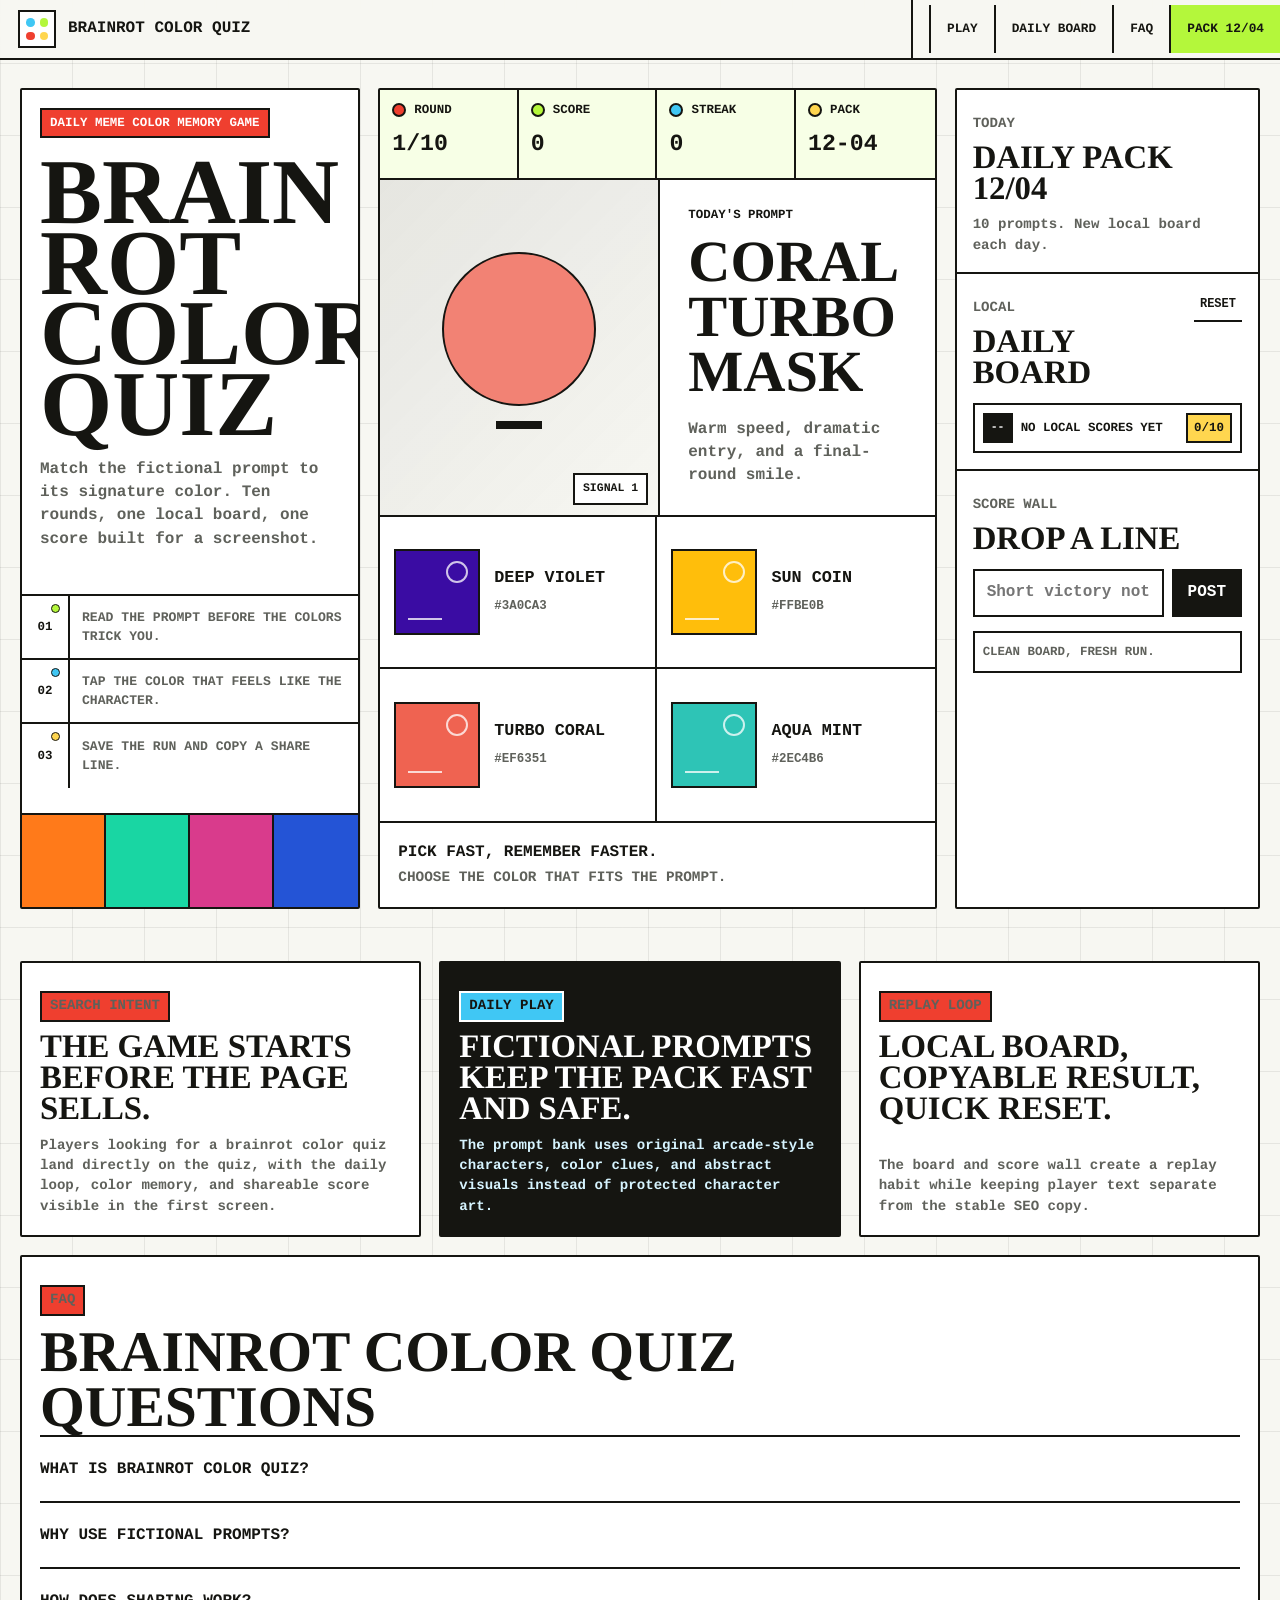
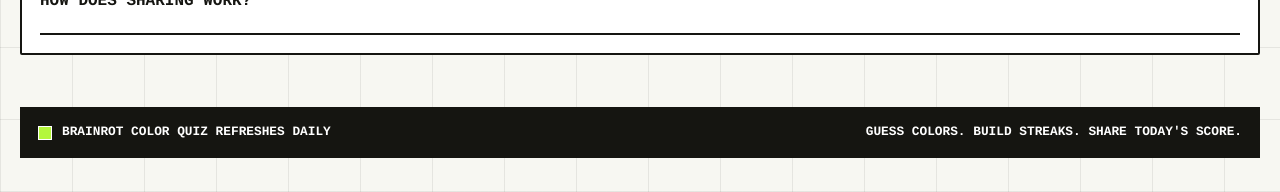
<file: index.html>
<!doctype html>
<html lang="en">
  <head>
    <meta charset="utf-8">
    <meta name="viewport" content="width=device-width, initial-scale=1">
    <title>Brainrot Color Quiz - Daily Meme Color Memory Game</title>
    <meta name="description" content="Play Brainrot Color Quiz, a daily color memory game with streaks, shareable scores, and a fresh fictional character color pack.">
    <meta name="theme-color" content="#18212f">
    <meta name="color-scheme" content="light">
    <link rel="canonical" href="https://brainrot-color-quiz.pages.dev/">
    <meta name="robots" content="index,follow">
    <meta property="og:type" content="website">
    <meta property="og:title" content="Brainrot Color Quiz">
    <meta property="og:description" content="A daily meme color memory game built for fast play, repeat visits, and clean SEO.">
    <meta property="og:url" content="https://brainrot-color-quiz.pages.dev/">
    <meta property="og:image" content="https://brainrot-color-quiz.pages.dev/og-image.png">
    <meta property="og:image:type" content="image/png">
    <meta property="og:image:width" content="1200">
    <meta property="og:image:height" content="630">
    <meta property="og:image:alt" content="Brainrot Color Quiz preview with four color tiles.">
    <meta name="twitter:card" content="summary_large_image">
    <meta name="twitter:title" content="Brainrot Color Quiz">
    <meta name="twitter:description" content="Play a daily meme color memory game with streaks and shareable scores.">
    <meta name="twitter:image" content="https://brainrot-color-quiz.pages.dev/og-image.png">
    <meta name="twitter:image:alt" content="Brainrot Color Quiz preview with four color tiles.">
    <link rel="icon" href="favicon.svg" type="image/svg+xml">
    <link rel="manifest" href="site.webmanifest">
    <link rel="stylesheet" href="styles.css?v=20260622-redesign">
    <script async src="https://www.googletagmanager.com/gtag/js?id=G-2W7CWEFM0E"></script>
    <script>
      window.dataLayer = window.dataLayer || [];
      function gtag(){dataLayer.push(arguments);}
      gtag("js", new Date());
      gtag("config", "G-2W7CWEFM0E");
    </script>
    <script type="application/ld+json">
      {
        "@context": "https://schema.org",
        "@type": "WebApplication",
        "name": "Brainrot Color Quiz",
        "url": "https://brainrot-color-quiz.pages.dev/",
        "applicationCategory": "GameApplication",
        "operatingSystem": "Any",
        "description": "A daily color memory quiz with fictional meme-style prompts, streaks, and shareable scores.",
        "offers": {
          "@type": "Offer",
          "price": "0",
          "priceCurrency": "USD"
        }
      }
    </script>
    <script type="application/ld+json">
      {
        "@context": "https://schema.org",
        "@type": "FAQPage",
        "mainEntity": [
          {
            "@type": "Question",
            "name": "What is Brainrot Color Quiz?",
            "acceptedAnswer": {
              "@type": "Answer",
              "text": "Brainrot Color Quiz is a daily color memory game where each round asks players to match a fictional meme-style character prompt with the color that best fits it."
            }
          },
          {
            "@type": "Question",
            "name": "Why use fictional prompts?",
            "acceptedAnswer": {
              "@type": "Answer",
              "text": "Fictional prompts make the MVP safe to test without copying protected character art or depending on fragile image assets."
            }
          },
          {
            "@type": "Question",
            "name": "How does sharing work?",
            "acceptedAnswer": {
              "@type": "Answer",
              "text": "After finishing ten rounds, players can copy a short score line and post it wherever they talk about games."
            }
          }
        ]
      }
    </script>
  </head>
  <body>
    <header class="site-header">
      <a class="brand" href="#play" aria-label="Brainrot Color Quiz home">
        <span class="brand-mark" aria-hidden="true"><span></span><span></span><span></span><span></span></span>
        <span>Brainrot Color Quiz</span>
      </a>
      <nav class="nav-links" aria-label="Primary">
        <a href="#play">Play</a>
        <a href="#daily-board">Daily Board</a>
        <a href="#faq">FAQ</a>
        <span class="day-pill" id="dailyPill">Daily Pack</span>
      </nav>
    </header>

    <main>
      <section class="play-surface" id="play">
        <div class="hero-grid">
          <aside class="intro-rail" aria-label="Game intro">
            <div class="intro-top">
              <p class="eyebrow">Daily meme color memory game</p>
              <h1 aria-label="Brainrot Color Quiz"><span>Brain</span><span>Rot</span><span>Color</span><span>Quiz</span></h1>
              <p class="lede">Match the fictional prompt to its signature color. Ten rounds, one local board, one score built for a screenshot.</p>
            </div>
            <div class="quick-rules" aria-label="How the quiz works">
              <div><b>01</b><span>Read the prompt before the colors trick you.</span></div>
              <div><b>02</b><span>Tap the color that feels like the character.</span></div>
              <div><b>03</b><span>Save the run and copy a share line.</span></div>
            </div>
            <div class="challenge-strip" aria-hidden="true">
              <span></span><span></span><span></span><span></span>
            </div>
          </aside>

          <section class="game-panel" aria-label="Brainrot Color Quiz game">
            <div class="game-topline">
              <div class="metric">
                <span class="small-label">Round</span>
                <strong id="roundText">1/10</strong>
              </div>
              <div class="metric">
                <span class="small-label">Score</span>
                <strong id="scoreText">0</strong>
              </div>
              <div class="metric">
                <span class="small-label">Streak</span>
                <strong id="streakText">0</strong>
              </div>
              <div class="metric">
                <span class="small-label">Pack</span>
                <strong id="packText">Today</strong>
              </div>
            </div>

            <div class="prompt-stage">
              <div class="memory-token" id="memoryToken" aria-hidden="true">
                <div class="token-label" id="tokenLabel">Color signal</div>
              </div>
              <div class="prompt-copy">
                <p class="small-label">Today's prompt</p>
                <h2 id="promptName">Loading daily pack</h2>
                <p id="promptClue">Preparing the color set.</p>
              </div>
            </div>

            <div class="swatch-grid" id="swatchGrid" aria-label="Color choices"></div>

            <div class="game-footer" aria-live="polite">
              <div class="feedback-copy">
                <strong id="feedbackTitle">Pick fast, remember faster.</strong>
                <p id="feedbackText">Choose the color that fits the prompt.</p>
              </div>
              <button class="primary-button" id="nextButton" type="button" hidden>Next</button>
            </div>
          </section>

          <aside class="side-panel" id="daily-board" data-ugc="local-only">
            <div class="panel-block">
              <p class="small-label">Today</p>
              <h2 id="dailyTitle">Daily Pack</h2>
              <p id="dailyMeta">10 prompts. Local scores only.</p>
            </div>

            <div class="panel-block result-block" id="resultBlock" hidden>
              <p class="small-label">Result</p>
              <div class="result-score"><strong id="finalScore">0/10</strong><span>final run</span></div>
              <p id="resultNote">Finish the daily pack to save a score.</p>
              <div class="name-row">
                <label for="playerName">Initials</label>
                <input id="playerName" maxlength="10" autocomplete="nickname" value="You">
                <button class="mini-button" id="saveScoreButton" type="button">Save</button>
              </div>
              <button class="secondary-button" id="shareButton" type="button">Copy Share Text</button>
              <button class="ghost-button" id="restartButton" type="button">Replay Pack</button>
            </div>

            <div class="panel-block">
              <div class="block-heading">
                <div>
                  <p class="small-label">Local</p>
                  <h2>Daily Board</h2>
                </div>
                <button class="text-button" id="resetBoardButton" type="button">Reset</button>
              </div>
              <ol class="leaderboard" id="leaderboardList"></ol>
            </div>

            <div class="panel-block">
              <p class="small-label">Score wall</p>
              <h2>Drop a line</h2>
              <div class="wall-form">
                <input id="wallInput" maxlength="42" placeholder="Short victory note">
                <button class="mini-button" id="wallButton" type="button">Post</button>
              </div>
              <ul class="wall-list" id="wallList"></ul>
            </div>
          </aside>
        </div>
      </section>

      <section class="info-band" aria-labelledby="why-title">
        <div class="info-grid">
          <article class="info-card">
            <div>
              <p class="eyebrow">Search intent</p>
              <h2 id="why-title">The game starts before the page sells.</h2>
            </div>
            <p>Players looking for a brainrot color quiz land directly on the quiz, with the daily loop, color memory, and shareable score visible in the first screen.</p>
          </article>
          <article class="info-card">
            <div>
              <p class="eyebrow">Daily play</p>
              <h2>Fictional prompts keep the pack fast and safe.</h2>
            </div>
            <p>The prompt bank uses original arcade-style characters, color clues, and abstract visuals instead of protected character art.</p>
          </article>
          <article class="info-card">
            <div>
              <p class="eyebrow">Replay loop</p>
              <h2>Local board, copyable result, quick reset.</h2>
            </div>
            <p>The board and score wall create a replay habit while keeping player text separate from the stable SEO copy.</p>
          </article>
        </div>

        <section class="faq-section" id="faq">
          <p class="eyebrow">FAQ</p>
          <h2>Brainrot Color Quiz questions</h2>
          <details>
            <summary>What is Brainrot Color Quiz?</summary>
            <p>It is a daily color memory game where fictional meme-style prompts are matched with signature colors.</p>
          </details>
          <details>
            <summary>Why use fictional prompts?</summary>
            <p>Fictional prompts make the game safe to test without copying protected character art or depending on fragile image assets.</p>
          </details>
          <details>
            <summary>How does sharing work?</summary>
            <p>After finishing ten rounds, players can copy a short score line and post it wherever they talk about games.</p>
          </details>
        </section>
      </section>
    </main>

    <footer class="site-footer">
      <div class="footer-inner">
        <span class="ticker">Brainrot Color Quiz refreshes daily</span>
        <span>Guess colors. Build streaks. Share today's score.</span>
      </div>
    </footer>

    <script src="app.js?v=20260622-redesign" defer></script>
  </body>
</html>
</file>
<file: styles.css>
:root {
  color-scheme: light;
  --bg: #f7f7f2;
  --surface: #ffffff;
  --fg: #151511;
  --muted: #5f615b;
  --border: #151511;
  --accent: #ef3f2f;
  --acid: #b4f73b;
  --cyan: #40c7f4;
  --gold: #ffd64f;
  --violet: #ad63f7;
  --success: #45c97a;
  --danger: #ef3f2f;
  --font-display: "Times New Roman", "Iowan Old Style", Georgia, serif;
  --font-body: ui-monospace, "IBM Plex Mono", "JetBrains Mono", Menlo, monospace;
  --edge: 2px solid var(--border);
  --radius: 2px;
  --max: 1480px;
}

* {
  box-sizing: border-box;
}

html {
  scroll-behavior: smooth;
}

body {
  margin: 0;
  min-width: 320px;
  background:
    repeating-linear-gradient(90deg, rgba(21, 21, 17, 0.08) 0 1px, transparent 1px 72px),
    repeating-linear-gradient(0deg, rgba(21, 21, 17, 0.08) 0 1px, transparent 1px 72px),
    var(--bg);
  color: var(--fg);
  font-family: var(--font-body);
  line-height: 1.45;
  -webkit-font-smoothing: antialiased;
  text-rendering: geometricPrecision;
}

::selection {
  background: var(--acid);
  color: var(--fg);
}

a {
  color: inherit;
  text-decoration: none;
}

button,
input {
  font: inherit;
}

button {
  cursor: pointer;
}

button:focus-visible,
a:focus-visible,
input:focus-visible,
summary:focus-visible {
  outline: 3px solid var(--cyan);
  outline-offset: 3px;
}

[hidden] {
  display: none !important;
}

.site-header {
  position: sticky;
  top: 0;
  z-index: 20;
  display: grid;
  grid-template-columns: minmax(0, 1fr) auto;
  gap: 16px;
  align-items: center;
  border-bottom: var(--edge);
  background: rgba(247, 247, 242, 0.95);
  backdrop-filter: blur(10px);
}

.brand,
.nav-links a,
.day-pill {
  min-height: 48px;
  display: inline-flex;
  align-items: center;
}

.brand {
  min-width: 0;
  gap: 12px;
  padding: 10px 18px;
  border-right: var(--edge);
  font-weight: 900;
  text-transform: uppercase;
}

.brand-mark {
  width: 38px;
  height: 38px;
  flex: 0 0 auto;
  display: grid;
  grid-template-columns: repeat(2, 1fr);
  gap: 5px;
  padding: 6px;
  border: var(--edge);
  background: var(--surface);
}

.brand-mark span {
  border-radius: 50%;
  background: var(--fg);
}

.brand-mark span:nth-child(1) {
  background: var(--cyan);
}

.brand-mark span:nth-child(2) {
  background: var(--acid);
}

.brand-mark span:nth-child(3) {
  background: var(--accent);
}

.brand-mark span:nth-child(4) {
  background: var(--gold);
}

.nav-links {
  display: flex;
  align-items: center;
  justify-content: flex-end;
  min-width: 0;
}

.nav-links a,
.day-pill {
  padding: 10px 16px;
  border-left: var(--edge);
  color: var(--fg);
  font-size: 0.8rem;
  font-weight: 900;
  text-transform: uppercase;
  white-space: nowrap;
}

.nav-links a:hover {
  background: var(--fg);
  color: var(--surface);
}

.day-pill {
  background: var(--acid);
}

main {
  min-height: 100vh;
}

.play-surface,
.info-band,
.site-footer {
  width: min(100%, var(--max));
  margin: 0 auto;
  padding-inline: 20px;
}

.play-surface {
  padding-top: 28px;
  padding-bottom: 52px;
}

.info-band {
  padding-bottom: 52px;
}

.site-footer {
  padding-bottom: 34px;
}

.hero-grid {
  display: grid;
  grid-template-columns: minmax(220px, 0.78fr) minmax(420px, 1.28fr) minmax(260px, 0.7fr);
  gap: 18px;
  align-items: stretch;
}

.intro-rail,
.game-panel,
.side-panel,
.info-card,
.faq-section,
.not-found-panel {
  border: var(--edge);
  border-radius: var(--radius);
  background: var(--surface);
}

.intro-rail {
  min-height: 720px;
  display: flex;
  flex-direction: column;
  justify-content: space-between;
  overflow: hidden;
}

.intro-top {
  padding: 18px;
}

.eyebrow,
.small-label {
  margin: 0;
  font-size: 0.78rem;
  font-weight: 900;
  line-height: 1.2;
  letter-spacing: 0;
  text-transform: uppercase;
}

.eyebrow {
  display: inline-flex;
  align-items: center;
  min-height: 30px;
  padding: 5px 8px;
  border: var(--edge);
  background: var(--accent);
  color: white;
}

h1,
h2,
h3,
p {
  overflow-wrap: break-word;
}

h1 {
  margin: 20px 0 0;
  font-family: var(--font-display);
  font-size: 5.8rem;
  font-weight: 900;
  line-height: 0.76;
  letter-spacing: 0;
  text-transform: uppercase;
}

h1 span {
  display: block;
  overflow-wrap: normal;
  word-break: keep-all;
}

.lede {
  max-width: 44ch;
  margin: 18px 0 0;
  color: var(--muted);
  font-size: 1rem;
  font-weight: 800;
}

.quick-rules {
  display: grid;
  border-top: var(--edge);
}

.quick-rules div {
  display: grid;
  grid-template-columns: 48px 1fr;
  min-height: 64px;
  border-bottom: var(--edge);
}

.quick-rules div:last-child {
  border-bottom: 0;
}

.quick-rules b {
  position: relative;
  display: grid;
  place-items: center;
  border-right: var(--edge);
  color: var(--fg);
  font-size: 0.78rem;
}

.quick-rules b::before {
  content: "";
  position: absolute;
  width: 7px;
  height: 7px;
  right: 8px;
  top: 8px;
  border: 1px solid var(--fg);
  border-radius: 50%;
  background: var(--rule-color, var(--acid));
}

.quick-rules div:nth-child(2) b {
  --rule-color: var(--cyan);
}

.quick-rules div:nth-child(3) b {
  --rule-color: var(--gold);
}

.quick-rules span {
  display: flex;
  align-items: center;
  padding: 10px 12px;
  color: var(--muted);
  font-size: 0.82rem;
  font-weight: 800;
  text-transform: uppercase;
}

.challenge-strip {
  display: grid;
  grid-template-columns: repeat(4, 1fr);
  border-top: var(--edge);
}

.challenge-strip span {
  min-height: 92px;
  border-right: var(--edge);
}

.challenge-strip span:last-child {
  border-right: 0;
}

.challenge-strip span:nth-child(1) {
  background: #ff7a1a;
}

.challenge-strip span:nth-child(2) {
  background: #19d6a3;
}

.challenge-strip span:nth-child(3) {
  background: #d93b8c;
}

.challenge-strip span:nth-child(4) {
  background: #2454d6;
}

.game-panel {
  min-height: 720px;
  display: grid;
  grid-template-rows: auto 1fr auto;
  overflow: hidden;
}

.game-topline {
  display: grid;
  grid-template-columns: repeat(4, 1fr);
  border-bottom: var(--edge);
}

.metric {
  min-height: 88px;
  padding: 12px;
  border-right: var(--edge);
  background: #f7ffe6;
}

.metric:last-child {
  border-right: 0;
}

.metric strong {
  display: block;
  margin-top: 8px;
  font-size: 1.45rem;
  line-height: 1;
  font-variant-numeric: tabular-nums;
}

.metric .small-label {
  display: inline-flex;
  align-items: center;
  gap: 8px;
}

.metric .small-label::before {
  content: "";
  width: 10px;
  height: 10px;
  flex: 0 0 auto;
  border: 2px solid var(--fg);
  border-radius: 50%;
  background: var(--metric-icon, var(--surface));
}

.metric:nth-child(1) .small-label::before {
  --metric-icon: var(--accent);
}

.metric:nth-child(2) .small-label::before {
  --metric-icon: var(--acid);
}

.metric:nth-child(3) .small-label::before {
  --metric-icon: var(--cyan);
}

.metric:nth-child(4) .small-label::before {
  --metric-icon: var(--gold);
}

.prompt-stage {
  display: grid;
  grid-template-columns: minmax(180px, 280px) minmax(0, 1fr);
  min-height: 318px;
  border-bottom: var(--edge);
}

.memory-token {
  --answer: #ff7a1a;
  position: relative;
  min-height: 318px;
  border-right: var(--edge);
  background:
    radial-gradient(circle at 50% 44%, var(--answer) 0 72px, transparent 73px),
    linear-gradient(135deg, rgba(21, 21, 17, 0.08), transparent),
    #f7f7f2;
  overflow: hidden;
  isolation: isolate;
}

.memory-token::before,
.memory-token::after {
  content: "";
  position: absolute;
  left: 50%;
  border: var(--edge);
  transform: translateX(-50%);
}

.memory-token::before {
  width: min(58%, 150px);
  aspect-ratio: 1;
  top: calc(44% - 75px);
  border-radius: 50%;
  background: color-mix(in srgb, var(--answer) 80%, white);
  z-index: -1;
}

.memory-token::after {
  width: 46px;
  height: 8px;
  top: calc(44% + 94px);
  border: 0;
  background: var(--fg);
  z-index: 2;
}

.token-label {
  position: absolute;
  right: 10px;
  bottom: 10px;
  z-index: 4;
  max-width: 78%;
  padding: 6px 8px;
  border: var(--edge);
  background: var(--surface);
  color: var(--fg);
  font-size: 0.72rem;
  font-weight: 900;
  text-transform: uppercase;
}

.prompt-copy {
  display: flex;
  flex-direction: column;
  justify-content: center;
  padding: 28px;
}

.prompt-copy h2 {
  margin: 12px 0 0;
  font-family: var(--font-display);
  font-size: clamp(2.35rem, 4.6vw, 3.65rem);
  font-weight: 900;
  line-height: 0.94;
  overflow-wrap: normal;
  word-break: normal;
  text-transform: uppercase;
}

.prompt-copy p:last-child {
  max-width: 42ch;
  margin: 18px 0 0;
  color: var(--muted);
  font-size: 1rem;
  font-weight: 800;
}

.swatch-grid {
  display: grid;
  grid-template-columns: repeat(2, minmax(0, 1fr));
  border-bottom: var(--edge);
}

.swatch-button {
  min-height: 152px;
  display: grid;
  grid-template-columns: 86px minmax(0, 1fr);
  gap: 14px;
  align-items: center;
  padding: 14px;
  border: 0;
  border-right: var(--edge);
  border-bottom: var(--edge);
  background: var(--surface);
  color: var(--fg);
  text-align: left;
  transition: background 120ms ease, color 120ms ease, transform 120ms ease, box-shadow 120ms ease;
}

.swatch-button:nth-child(2n) {
  border-right: 0;
}

.swatch-button:nth-last-child(-n + 2) {
  border-bottom: 0;
}

.swatch-button:hover:not(:disabled) {
  background: var(--fg);
  color: var(--surface);
  transform: translate(-2px, -2px);
  box-shadow: 4px 4px 0 var(--fg);
}

.swatch-button:disabled {
  cursor: default;
}

.swatch-chip {
  position: relative;
  width: 86px;
  aspect-ratio: 1;
  border: var(--edge);
  background: var(--chip);
  overflow: hidden;
}

.swatch-chip::before,
.swatch-chip::after {
  content: "";
  position: absolute;
}

.swatch-chip::before {
  width: 18px;
  height: 18px;
  right: 10px;
  top: 10px;
  border: 2px solid rgba(255, 255, 255, 0.76);
  border-radius: 50%;
}

.swatch-chip::after {
  width: 34px;
  height: 2px;
  left: 12px;
  bottom: 13px;
  background: rgba(255, 255, 255, 0.76);
}

.swatch-name {
  display: block;
  font-size: 1.05rem;
  font-weight: 900;
  line-height: 1.1;
  text-transform: uppercase;
}

.swatch-code {
  display: block;
  margin-top: 10px;
  color: var(--muted);
  font-size: 0.78rem;
  font-weight: 900;
  text-transform: uppercase;
}

.swatch-button:hover .swatch-code {
  color: #bfefff;
}

.swatch-button.is-correct {
  background: var(--success);
  color: var(--fg);
}

.swatch-button.is-wrong {
  background: var(--danger);
  color: var(--surface);
}

.game-footer {
  display: grid;
  grid-template-columns: minmax(0, 1fr) auto;
  min-height: 84px;
}

.feedback-copy {
  display: flex;
  flex-direction: column;
  justify-content: center;
  padding: 14px 18px;
}

.feedback-copy strong {
  display: block;
  margin-bottom: 4px;
  font-size: 1rem;
  text-transform: uppercase;
}

.feedback-copy p {
  margin: 0;
  color: var(--muted);
  font-size: 0.9rem;
  font-weight: 900;
  text-transform: uppercase;
}

.primary-button,
.secondary-button,
.ghost-button,
.mini-button {
  border: var(--edge);
  border-radius: 0;
  background: var(--fg);
  color: var(--surface);
  font-weight: 900;
  text-transform: uppercase;
  transition: transform 120ms ease, background 120ms ease, color 120ms ease, box-shadow 120ms ease;
}

.primary-button:hover:not(:disabled),
.secondary-button:hover:not(:disabled),
.ghost-button:hover:not(:disabled),
.mini-button:hover:not(:disabled) {
  transform: translate(-2px, -2px);
  box-shadow: 4px 4px 0 var(--fg);
}

.primary-button {
  min-width: 168px;
  border-top: 0;
  border-right: 0;
  border-bottom: 0;
  padding: 0 24px;
  background: var(--accent);
}

.secondary-button {
  width: 100%;
  min-height: 48px;
  margin-top: 10px;
  background: var(--acid);
  color: var(--fg);
}

.ghost-button {
  width: 100%;
  min-height: 48px;
  margin-top: 10px;
  background: var(--surface);
  color: var(--fg);
}

.mini-button {
  min-height: 46px;
  padding: 0 14px;
}

.primary-button:disabled,
.secondary-button:disabled,
.ghost-button:disabled,
.mini-button:disabled {
  cursor: not-allowed;
  opacity: 0.62;
}

.side-panel {
  min-height: 720px;
  display: grid;
  align-content: start;
  overflow: hidden;
}

.panel-block {
  padding: 16px;
  border-bottom: var(--edge);
}

.panel-block:last-child {
  border-bottom: 0;
}

.panel-block h2,
.info-card h2,
.faq-section h2 {
  margin: 10px 0 0;
  font-family: var(--font-display);
  font-size: 2.05rem;
  line-height: 0.95;
  text-transform: uppercase;
}

.panel-block p,
.info-card p,
.faq-section p {
  margin: 10px 0 0;
  color: var(--muted);
  font-size: 0.88rem;
  font-weight: 800;
}

.result-score {
  display: flex;
  align-items: end;
  gap: 8px;
  margin-top: 12px;
  font-family: var(--font-display);
  font-size: 5rem;
  font-weight: 900;
  line-height: 0.85;
}

.result-score span {
  font-family: var(--font-body);
  font-size: 0.8rem;
  text-transform: uppercase;
}

.name-row,
.wall-form {
  display: grid;
  grid-template-columns: minmax(0, 1fr) auto;
  gap: 8px;
  margin-top: 14px;
}

.name-row label {
  grid-column: 1 / -1;
  color: var(--muted);
  font-size: 0.75rem;
  font-weight: 900;
  text-transform: uppercase;
}

input {
  width: 100%;
  min-height: 46px;
  border: var(--edge);
  border-radius: 0;
  background: var(--surface);
  color: var(--fg);
  padding: 10px 12px;
  font-weight: 900;
}

.block-heading {
  display: flex;
  align-items: start;
  justify-content: space-between;
  gap: 10px;
}

.text-button {
  min-height: 32px;
  border: 0;
  border-bottom: var(--edge);
  background: transparent;
  color: var(--fg);
  font-size: 0.75rem;
  font-weight: 900;
  text-transform: uppercase;
}

.leaderboard,
.wall-list {
  display: grid;
  gap: 8px;
  margin: 14px 0 0;
  padding: 0;
  list-style: none;
}

.leaderboard li,
.wall-list li {
  display: grid;
  grid-template-columns: auto minmax(0, 1fr) auto;
  gap: 8px;
  align-items: center;
  min-height: 42px;
  padding: 8px;
  border: var(--edge);
  background: var(--surface);
  font-size: 0.78rem;
  font-weight: 900;
  text-transform: uppercase;
}

.wall-list li {
  grid-template-columns: 1fr;
  color: var(--muted);
}

.rank-badge {
  display: grid;
  place-items: center;
  width: 30px;
  height: 30px;
  border: 2px solid var(--fg);
  background: var(--fg);
  color: var(--surface);
  font-size: 0.72rem;
}

.score-badge {
  padding: 4px 6px;
  border: var(--edge);
  background: var(--gold);
  color: var(--fg);
}

.info-grid {
  display: grid;
  grid-template-columns: repeat(3, minmax(0, 1fr));
  gap: 18px;
}

.info-card {
  min-height: 240px;
  display: flex;
  flex-direction: column;
  justify-content: space-between;
  padding: 18px;
}

.info-card:nth-child(2) {
  background: var(--fg);
  color: var(--surface);
}

.info-card:nth-child(2) p {
  color: #d6f4ff;
}

.info-card:nth-child(2) .eyebrow {
  border-color: var(--surface);
  background: var(--cyan);
  color: var(--fg);
}

.faq-section {
  margin-top: 18px;
  padding: 18px;
}

.faq-section > h2 {
  max-width: 760px;
  font-size: 3.6rem;
}

details {
  border-top: var(--edge);
}

details:last-child {
  border-bottom: var(--edge);
}

summary {
  min-height: 64px;
  display: flex;
  align-items: center;
  color: var(--fg);
  font-weight: 900;
  text-transform: uppercase;
  cursor: pointer;
}

details p {
  max-width: 76ch;
  margin: 0 0 18px;
}

.footer-inner {
  display: flex;
  justify-content: space-between;
  gap: 20px;
  border: var(--edge);
  background: var(--fg);
  color: var(--surface);
  padding: 14px 16px;
  font-size: 0.8rem;
  font-weight: 900;
  text-transform: uppercase;
}

.ticker {
  display: inline-flex;
  gap: 10px;
  align-items: center;
}

.ticker::before {
  content: "";
  width: 12px;
  height: 12px;
  flex: 0 0 auto;
  border: 1px solid var(--surface);
  background: var(--acid);
}

.not-found {
  display: grid;
  min-height: 100vh;
  place-items: center;
  padding: 24px;
}

.not-found-panel {
  width: min(100%, 720px);
  padding: clamp(22px, 5vw, 42px);
}

.not-found h1 {
  font-size: clamp(3rem, 8vw, 5rem);
  line-height: 0.88;
}

.home-link {
  display: inline-flex;
  align-items: center;
  justify-content: center;
  min-height: 46px;
  margin-top: 22px;
  padding: 0 18px;
  border: var(--edge);
  background: var(--fg);
  color: var(--surface);
  font-weight: 900;
  text-transform: uppercase;
}

@media (max-width: 1260px) {
  .hero-grid {
    grid-template-columns: minmax(280px, 0.76fr) minmax(460px, 1.24fr);
  }

  .side-panel {
    grid-column: 1 / -1;
    min-height: 0;
    grid-template-columns: repeat(4, minmax(0, 1fr));
  }

  .panel-block {
    border-right: var(--edge);
    border-bottom: 0;
  }

  .panel-block:last-child {
    border-right: 0;
  }
}

@media (max-width: 960px) {
  .site-header {
    grid-template-columns: 1fr;
  }

  .brand {
    border-right: 0;
    border-bottom: var(--edge);
  }

  .nav-links {
    justify-content: stretch;
  }

  .nav-links a,
  .day-pill {
    flex: 1;
    justify-content: center;
    border-left: 0;
    border-right: var(--edge);
  }

  .nav-links > *:last-child {
    border-right: 0;
  }

  .hero-grid {
    grid-template-columns: 1fr;
  }

  .game-panel {
    order: 1;
  }

  .intro-rail {
    order: 2;
  }

  .side-panel {
    order: 3;
  }

  .intro-rail,
  .game-panel,
  .side-panel {
    min-height: 0;
  }

  h1 {
    font-size: 5.1rem;
  }

  .intro-rail {
    display: grid;
    grid-template-columns: 1fr 180px;
  }

  .quick-rules {
    border-top: 0;
    border-left: var(--edge);
  }

  .challenge-strip {
    grid-column: 1 / -1;
  }

  .side-panel {
    grid-template-columns: 1fr;
  }

  .panel-block {
    border-right: 0;
    border-bottom: var(--edge);
  }

  .info-grid {
    grid-template-columns: 1fr;
  }
}

@media (max-width: 720px) {
  .play-surface,
  .info-band,
  .site-footer {
    padding-left: 12px;
    padding-right: 12px;
  }

  .nav-links {
    overflow-x: visible;
    justify-content: flex-start;
  }

  .nav-links a,
  .day-pill {
    flex: 1 1 0;
    min-width: 0;
    padding: 10px 8px;
    font-size: 0.72rem;
  }

  .intro-rail {
    grid-template-columns: 1fr;
  }

  h1 {
    font-size: 4.1rem;
  }

  .quick-rules {
    border-left: 0;
    border-top: var(--edge);
  }

  .game-topline {
    grid-template-columns: repeat(2, 1fr);
  }

  .metric:nth-child(2n) {
    border-right: 0;
  }

  .metric:nth-child(-n + 2) {
    border-bottom: var(--edge);
  }

  .prompt-stage {
    grid-template-columns: 1fr;
  }

  .memory-token {
    min-height: 220px;
    border-right: 0;
    border-bottom: var(--edge);
  }

  .prompt-copy {
    padding: 20px;
  }

  .swatch-grid {
    grid-template-columns: 1fr;
  }

  .swatch-button,
  .swatch-button:nth-child(2n),
  .swatch-button:nth-last-child(-n + 2) {
    min-height: 112px;
    grid-template-columns: 72px minmax(0, 1fr);
    border-right: 0;
    border-bottom: var(--edge);
  }

  .swatch-button:last-child {
    border-bottom: 0;
  }

  .swatch-chip {
    width: 72px;
  }

  .game-footer {
    grid-template-columns: 1fr;
  }

  .primary-button {
    min-height: 56px;
    border-left: 0;
    border-top: var(--edge);
  }

  .faq-section > h2 {
    font-size: 2.7rem;
  }

  .footer-inner {
    flex-direction: column;
  }
}

@media (max-width: 430px) {
  .play-surface {
    padding-top: 16px;
  }

  h1 {
    font-size: 3.3rem;
  }

  .intro-top {
    padding: 14px;
  }

  .prompt-copy h2 {
    font-size: 2.25rem;
  }

  .result-score {
    font-size: 4rem;
  }

  .game-topline {
    grid-template-columns: 1fr;
  }

  .metric {
    min-height: 68px;
    border-right: 0;
    border-bottom: var(--edge);
  }

  .metric:last-child {
    border-bottom: 0;
  }
}

@media (prefers-reduced-motion: reduce) {
  *,
  *::before,
  *::after {
    scroll-behavior: auto !important;
    transition-duration: 0.01ms !important;
    animation-duration: 0.01ms !important;
    animation-iteration-count: 1 !important;
  }
}
</file>
